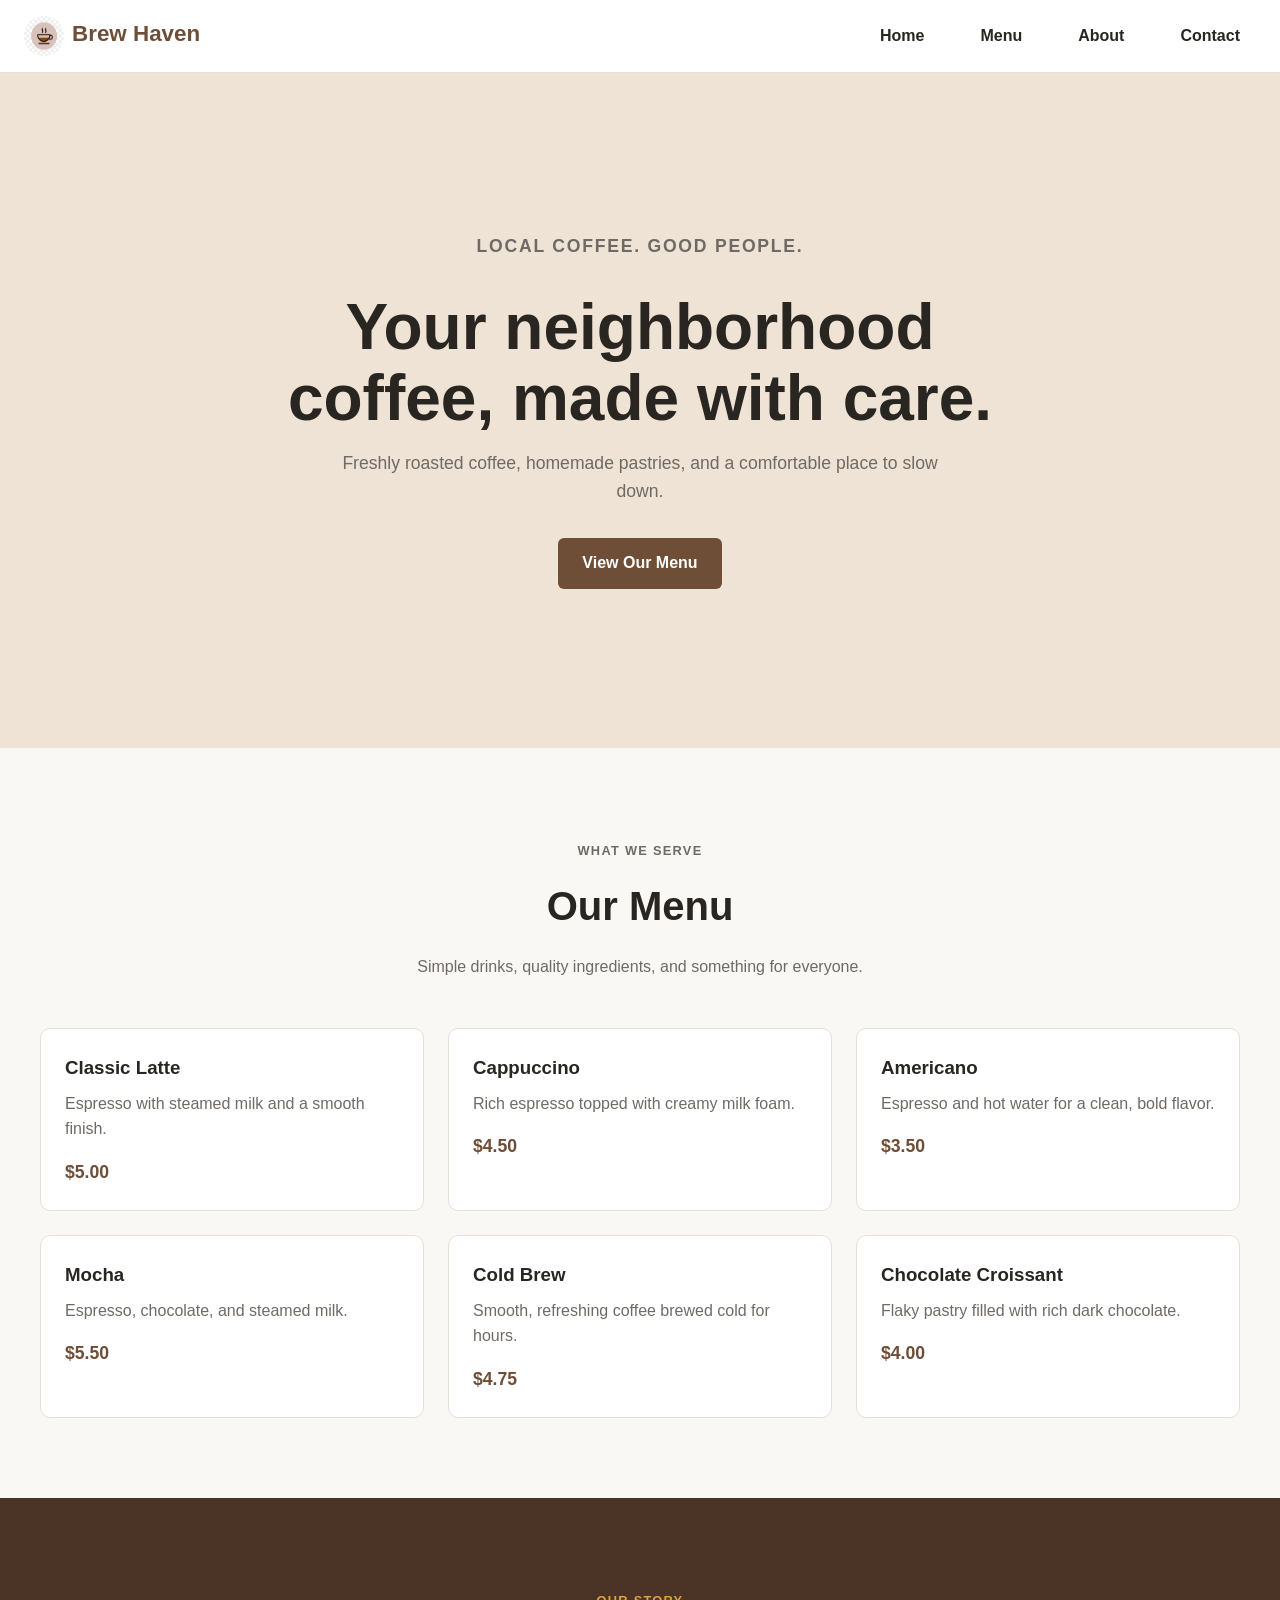
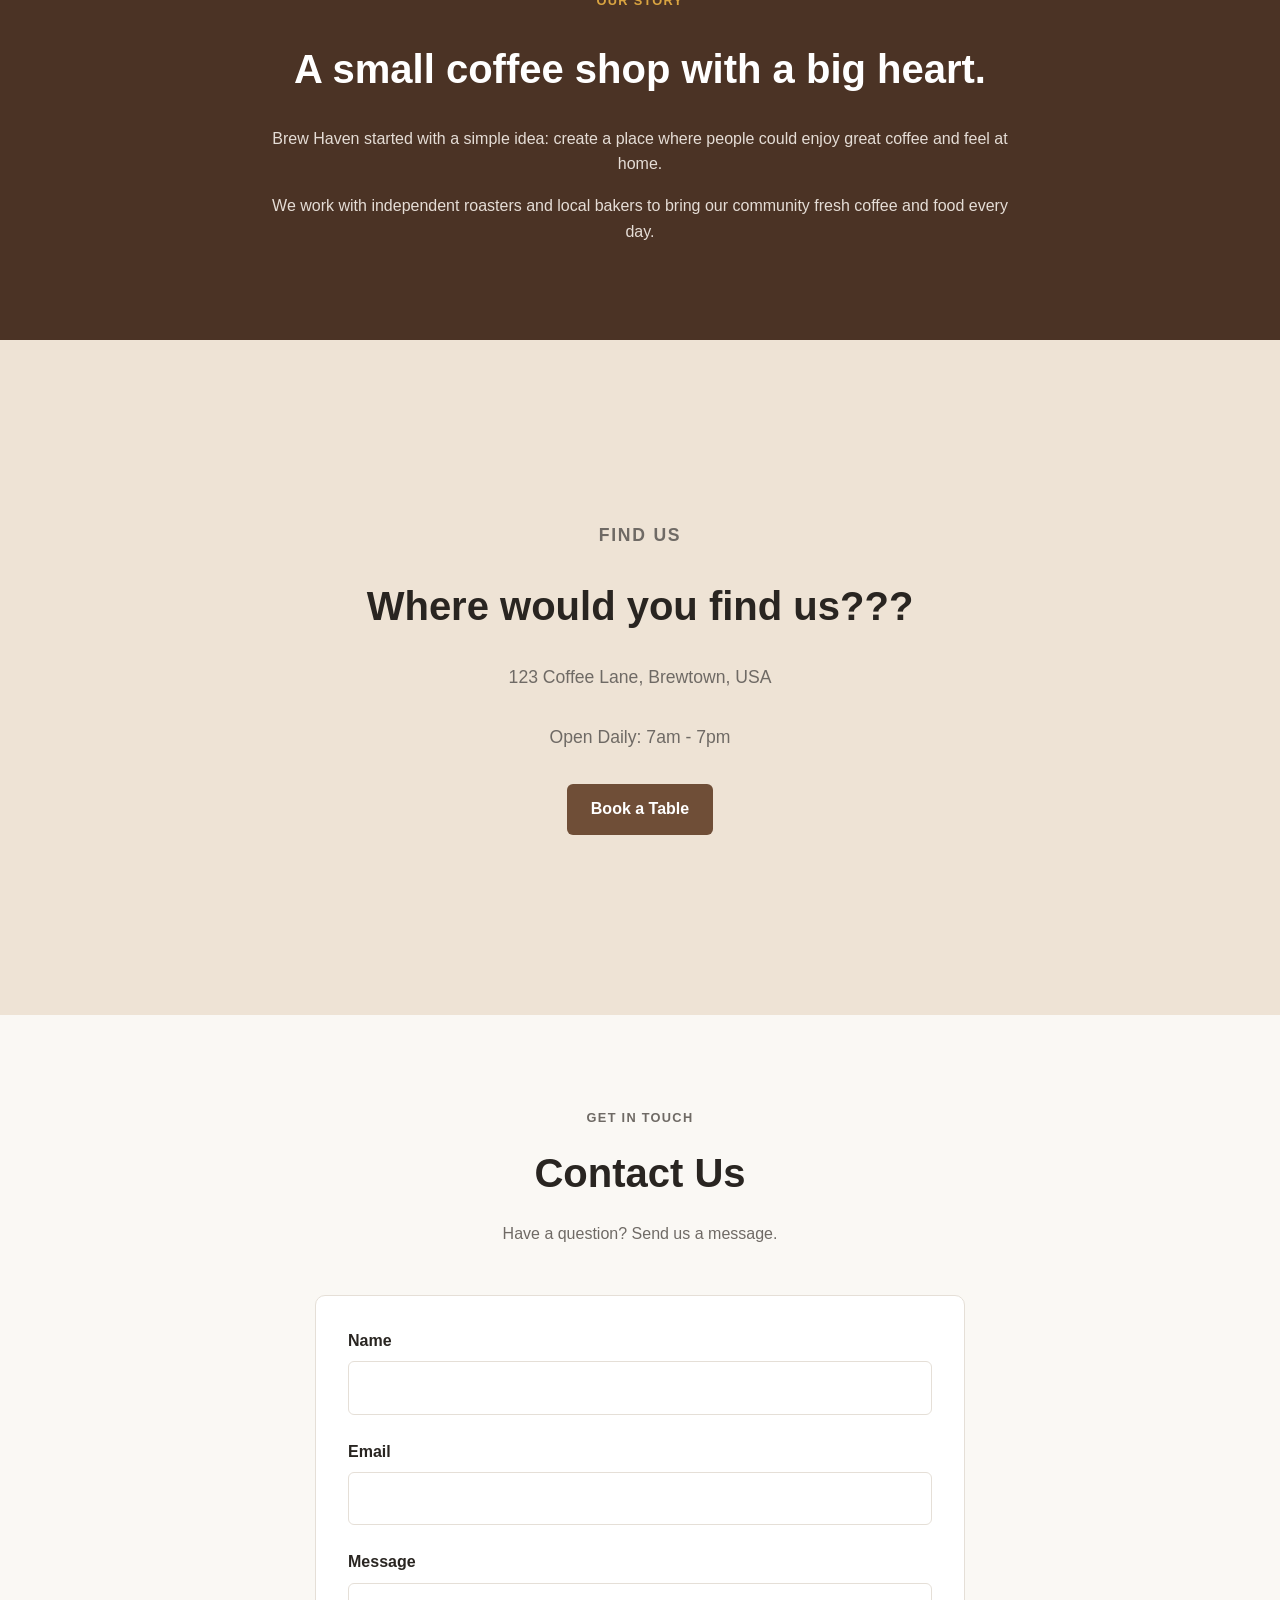
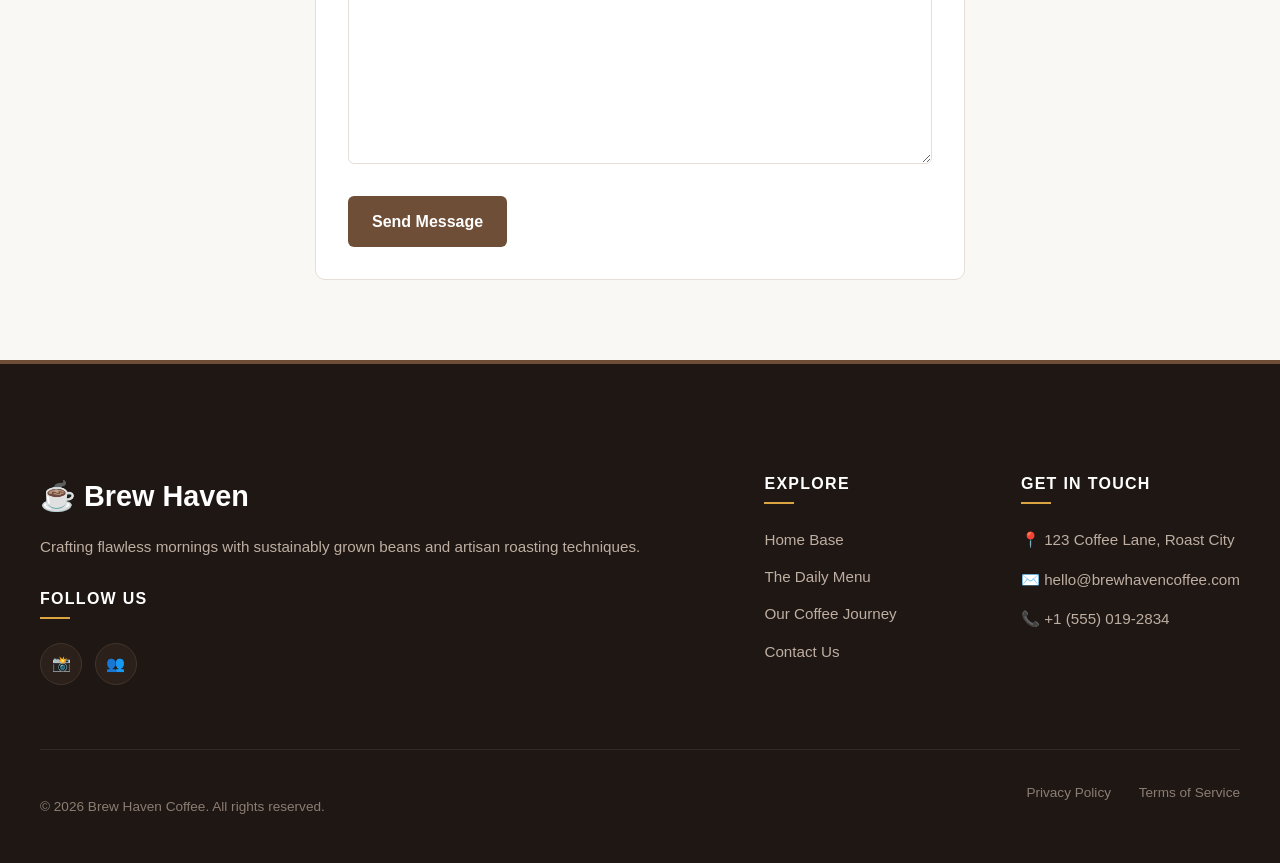
<file: coffeeshop/index.html>
<!DOCTYPE html>
<html lang="en">
<head>
    <meta charset="UTF-8">
    <meta name="viewport" content="width=device-width, initial-scale=1.0">

    <title>Brew Haven Coffee</title>

    <link rel="stylesheet" href="style.css">
    <link rel="icon" type="image/x-icon" href="./assets/icon1.png">
</head>

<body>

    <header class="site-header">

        <nav class="navbar" aria-label="Main navigation">

            <a href="#" class="logo">
                <img src="./assets/icon1.png" alt="Brew Haven Coffee Logo" class="logo-image">
                Brew Haven
               
            </a>

            <ul class="nav-links">
                <li>
                    <a href="#home">Home</a>
                </li>

                <li>
                    <a href="#menu">Menu</a>
                </li>

                <li>
                    <a href="#about">About</a>
                </li>

                <li>
                    <a href="#contact">Contact</a>
                </li>
              
            </ul>

        </nav>

    </header>


    <main>

        <!-- Hero -->

        <section id="home" class="hero">

            <div class="hero-content">

                <p class="eyebrow">
                    Local coffee. Good people.
                </p>

                <h1>
                    Your neighborhood coffee,
                    made with care.
                </h1>

                <p>
                    Freshly roasted coffee, homemade pastries,
                    and a comfortable place to slow down.
                </p>

                <a href="#menu" class="button">
                    View Our Menu
                </a>

            </div>

        </section>


        <!-- Menu -->

        <section id="menu" class="menu-section">

            <div class="section-heading">

                <p class="eyebrow">
                    What we serve
                </p>

                <h2>
                    Our Menu
                </h2>

                <p>
                    Simple drinks, quality ingredients, and
                    something for everyone.
                </p>

            </div>


            <div class="menu-grid">

                <article class="menu-card">

                    <div class="menu-card-content">

                        <h3>Classic Latte</h3>

                        <p>
                            Espresso with steamed milk
                            and a smooth finish.
                        </p>

                        <span class="price">
                            $5.00
                        </span>

                    </div>

                </article>


                <article class="menu-card">

                    <div class="menu-card-content">

                        <h3>Cappuccino</h3>

                        <p>
                            Rich espresso topped with
                            creamy milk foam.
                        </p>

                        <span class="price">
                            $4.50
                        </span>

                    </div>

                </article>


                <article class="menu-card">

                    <div class="menu-card-content">

                        <h3>Americano</h3>

                        <p>
                            Espresso and hot water
                            for a clean, bold flavor.
                        </p>

                        <span class="price">
                            $3.50
                        </span>

                    </div>

                </article>


                <article class="menu-card">

                    <div class="menu-card-content">

                        <h3>Mocha</h3>

                        <p>
                            Espresso, chocolate, and
                            steamed milk.
                        </p>

                        <span class="price">
                            $5.50
                        </span>

                    </div>

                </article>


                <article class="menu-card">

                    <div class="menu-card-content">

                        <h3>Cold Brew</h3>

                        <p>
                            Smooth, refreshing coffee
                            brewed cold for hours.
                        </p>

                        <span class="price">
                            $4.75
                        </span>

                    </div>

                </article>


                <article class="menu-card">

                    <div class="menu-card-content">

                        <h3>Chocolate Croissant</h3>

                        <p>
                            Flaky pastry filled with
                            rich dark chocolate.
                        </p>

                        <span class="price">
                            $4.00
                        </span>

                    </div>

                </article>

            </div>

        </section>


        <!-- About -->

        <section id="about" class="about-section">

            <div class="about-content">

                <p class="eyebrow">
                    Our story
                </p>

                <h2>
                    A small coffee shop
                    with a big heart.
                </h2>

                <p>
                    Brew Haven started with a simple idea:
                    create a place where people could enjoy
                    great coffee and feel at home.
                </p>

                <p>
                    We work with independent roasters and
                    local bakers to bring our community
                    fresh coffee and food every day.
                </p>

                

            </div>

        </section>

        <!--    Find us -->
            <section id="find-us" class="hero">

            <div class="hero-content">

                <p class="eyebrow">
                    Find us
                </p>

                <h2>
                    Where would you find us???
                </h2>

                <div class="location">
                    
                    <p>
                        123 Coffee Lane, Brewtown, USA
                    </p>

                    <p>
                        Open Daily: 7am - 7pm
                    </p>

                </div>

                <a href="#book" class="button">
                    Book a Table
                </a>

            </div>

        </section>

        <!-- Contact -->

        <section id="contact" class="contact-section">

            <div class="section-heading">

                <p class="eyebrow">
                    Get in touch
                </p>

                <h2>
                    Contact Us
                </h2>

                <p>
                    Have a question? Send us a message.
                </p>

            </div>


            <form id="contact-form" class="contact-form" novalidate>
                <div class="form-group">

                    <label for="name">
                        Name
                    </label>

                    <input
                        type="text"
                        id="name"
                        name="name"
                        autocomplete="name"
                        required
                        aria-describedby="name-error"
                    >
                    <small id="name-error" class="field-error"></small>

                </div>


                <div class="form-group">

                    <label for="email">
                        Email
                    </label>

                    <input
                        type="email"
                        id="email"
                        name="email"
                        autocomplete="email"
                        required
                        aria-describedby="email-error"
                    >
                    <small id="email-error" class="field-error"></small>

                </div>


                <div class="form-group">

                    <label for="message">
                        Message
                    </label>

                    <textarea
                        id="message"
                        name="message"
                        rows="6"
                        required
                        aria-describedby="message-error"
                    ></textarea>
                    <small id="message-error" class="field-error"></small>

                </div>


                <button type="submit" class="button">
                    Send Message
                </button>

            </form>


        </section>

    </main>


    <!-- <footer class="site-footer">

        <p>
            &copy; 2026 Brew Haven Coffee. All rights reserved.
        </p>

    </footer> -->

    <footer class="site-footer">
    <!-- Top Action Bar: Brand Intro -->
    <div class="footer-top">
        <div class="footer-brand-pitch">
            <h3 class="footer-logo">☕ Brew Haven</h3>
            <p>Crafting flawless mornings with sustainably grown beans and artisan roasting techniques.</p>

            <div class="footer-nav-col">
            <h5>Follow US</h5>
            <div class="social-links-wrapper">
                <a href="#" class="social-icon-btn" aria-label="Instagram">📸</a>
                <a href="#" class="social-icon-btn" aria-label="Facebook">👥</a>
            </div>
        </div>

        </div>
        
             <div class="footer-nav-col">
            <h5>Explore</h5>
            <ul>
                <li><a href="#hero">Home Base</a></li>
                <li><a href="#menu">The Daily Menu</a></li>
                <li><a href="#about">Our Coffee Journey</a></li>
                <li><a href="#contact">Contact Us</a></li>
            </ul>
        </div>
           <div class="footer-nav-col">
            <h5>Get in Touch</h5>
            <p class="contact-item">📍 123 Coffee Lane, Roast City</p>
            <p class="contact-item">✉️ hello@brewhavencoffee.com</p>
            <p class="contact-item">📞 +1 (555) 019-2834</p>
        </div>
    </div>


    <!-- Bottom Legals -->
    <div class="footer-bottom-bar">
        <p>&copy; 2026 Brew Haven Coffee. All rights reserved.</p>
        <div class="legal-sub-links">
            <a href="#">Privacy Policy</a>
            <a href="#">Terms of Service</a>
        </div>
    </div>
</footer>



    <script src="script.js"></script>

</body>
</html>
</file>
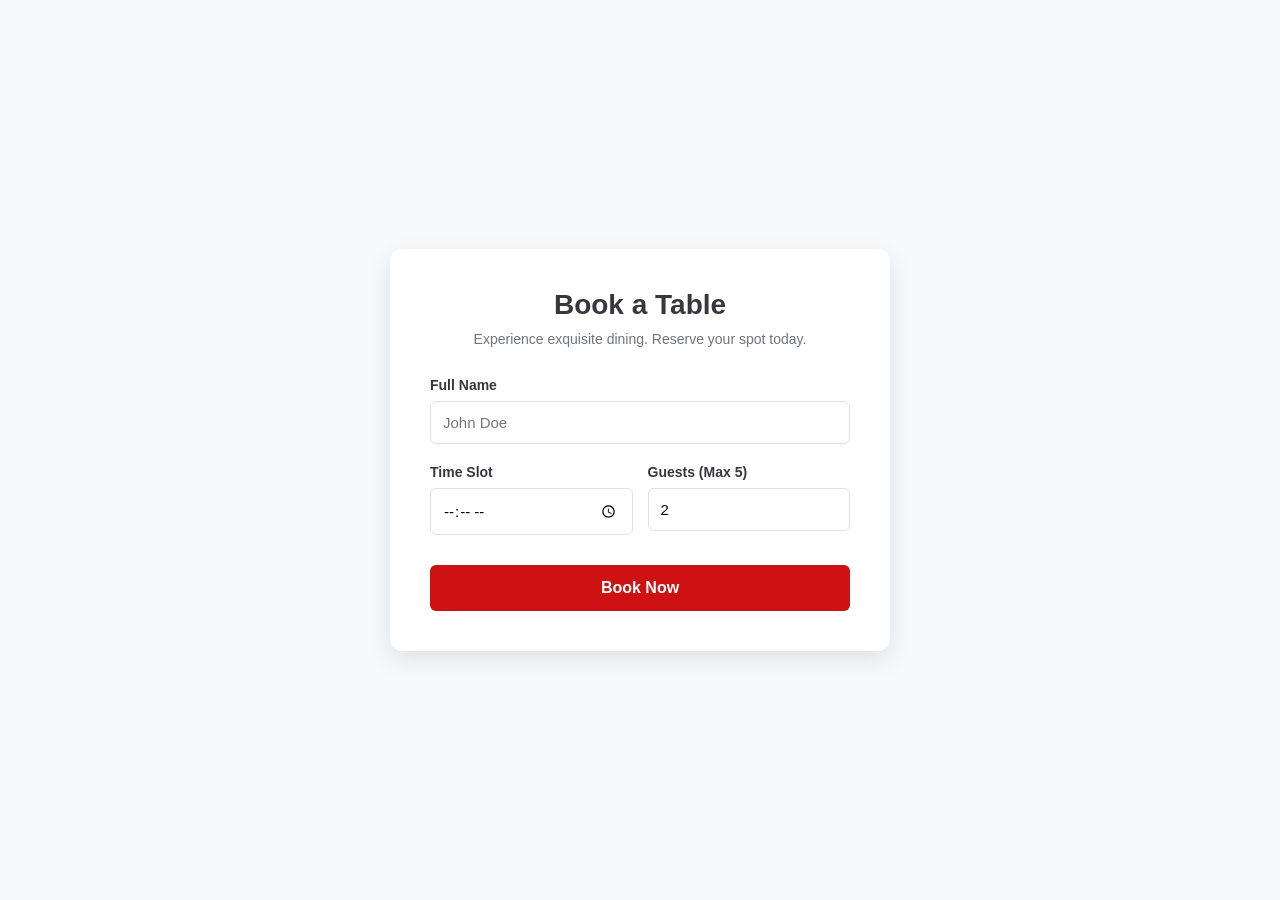
<file: coffeeshop/booknow.html>
<!DOCTYPE html>
<html lang="en">
<head>
    <meta charset="UTF-8">
    <meta name="viewport" content="width=device-width, initial-scale=1.0">
    <title>Book A Table</title>
    <style>
        :root {
            --primary-color: #ce1212;
            --secondary-color: #37373f;
            --background-color: #f8f9fa;
            --card-background: #ffffff;
            --text-color: #212529;
            --border-color: #dee2e6;
        }

        * {
            box-sizing: border-box;
            margin: 0;
            padding: 0;
            font-family: 'Segoe UI', Tahoma, Geneva, Verdana, sans-serif;
        }

        body {
            background-color: var(--background-color);
            color: var(--text-color);
            display: flex;
            justify-content: center;
            align-items: center;
            min-height: 100vh;
            padding: 20px;
        }

        .booking-container {
            background: var(--card-background);
            padding: 40px;
            border-radius: 12px;
            box-shadow: 0 8px 24px rgba(0, 0, 0, 0.1);
            width: 100%;
            max-width: 500px;
        }

        h1 {
            text-align: center;
            color: var(--secondary-color);
            margin-bottom: 10px;
            font-size: 28px;
        }

        p.subtitle {
            text-align: center;
            color: #6c757d;
            margin-bottom: 30px;
            font-size: 14px;
        }

        .form-group {
            margin-bottom: 20px;
        }

        label {
            display: block;
            margin-bottom: 8px;
            font-weight: 600;
            color: var(--secondary-color);
            font-size: 14px;
        }

        input {
            width: 100%;
            padding: 12px;
            border: 1px solid var(--border-color);
            border-radius: 6px;
            font-size: 15px;
            transition: border-color 0.3s ease;
            outline: none;
        }

        input:focus {
            border-color: var(--primary-color);
        }

        .form-row {
            display: flex;
            gap: 15px;
        }

        .form-row .form-group {
            flex: 1;
        }

        button {
            width: 100%;
            padding: 14px;
            background-color: var(--primary-color);
            color: white;
            border: none;
            border-radius: 6px;
            font-size: 16px;
            font-weight: bold;
            cursor: pointer;
            transition: background-color 0.3s ease, transform 0.1s ease;
            margin-top: 10px;
        }

        button:hover {
            background-color: #b10f0f;
        }

        button:active {
            transform: scale(0.98);
        }
    </style>
</head>
<body>

<div class="booking-container">
    <h1>Book a Table</h1>
    <p class="subtitle">Experience exquisite dining. Reserve your spot today.</p>
    
    <form action="#" method="get">
        <!-- Name Field -->
        <div class="form-group">
            <label for="name">Full Name</label>
            <input type="text" name="customer_name" id="name" placeholder="John Doe" required>
        </div>

        <div class="form-row">
            <!-- Time Slot Field -->
            <div class="form-group">
                <label for="time">Time Slot</label>
                <input type="time" name="booking_time" id="time" required>
            </div>

            <!-- Guests Field -->
            <div class="form-group">
                <label for="guests">Guests (Max 5)</label>
                <input type="number" name="total_guests" id="guests" max="5" min="1" value="2" required>
            </div>
        </div>

        <!-- Submit Button -->
        <button type="submit">Book Now</button>
    </form>
</div>

</body>
</html>
</file>
<file: coffeeshop/style.css>
:root {
    --primary-color: #6f4e37;
    --primary-dark: #4b3325;
    --accent-color: #d9a441;

    --background-color: #faf8f4;
    --surface-color: #ffffff;

    --text-color: #292521;
    --muted-color: #6f6a65;

    --border-color: #e5dfd7;
    
}


/* --------------------
   Base
-------------------- */

* {
    box-sizing: border-box;
}

html {
    scroll-behavior: smooth;
}

body {
    margin: 0;

    font-family:
        Arial,
        Helvetica,
        sans-serif;

    background-color: var(--background-color);

    color: var(--text-color);

    line-height: 1.6;
}





/* --------------------
   Header
-------------------- */

.site-header {
    background-color: var(--surface-color);

    border-bottom: 1px solid var(--border-color);

    position: sticky;
    top: 0;
    width: 100%;
    z-index: 100;
}

.navbar {
  

    margin: 0 auto;

    padding: 1rem 1.5rem;

    display: flex;

    justify-content: space-between;

    align-items: center;
}

.logo {
    font-size: 1.4rem;

    font-weight: bold;

    text-decoration: none;

    color: var(--primary-color);
    display: flex;
}
.logo-image {
    width: 40px;

    height: 40px;

    margin-right: 0.5rem;

    vertical-align: middle;
    border-radius: 50%;
}
.nav-links {
    display: flex;

    list-style: none;

    gap: 1.5rem;

    margin: 0;

    padding: 0;
}

.nav-links a {
    text-decoration: none;

    font-weight: 600;
    padding: 0.5rem 1rem;
    border-radius: 10%;
    color: var(--text-color);
}

.nav-links a:hover {
    color: var(--surface-color);
    background-color: var(--primary-color);
    transition: background-color 1s ease;
}


/* --------------------
   General sections
-------------------- */

section {
    padding: 5rem 1.5rem;
}

.section-heading {
    max-width: 650px;

    margin: 0 auto 3rem;

    text-align: center;
}

.section-heading h2 {
    margin: 0 0 1rem;

    font-size: 2.5rem;
}

.section-heading p {
    color: var(--muted-color);
}


/* --------------------
   Hero
-------------------- */

.hero {
    min-height: 75vh;

    display: flex;

    align-items: center;

    justify-content: center;

    text-align: center;

    background-color: #eee3d5;
}

.hero-content {
    max-width: 750px;
}

.eyebrow {
    color: var(--primary-color);

    font-weight: bold;

    text-transform: uppercase;

    letter-spacing: 0.1em;

    font-size: 0.8rem;
}

.hero h1 {
    font-size: 4rem;

    line-height: 1.1;

    margin: 1rem 0;
}

.hero p {
    color: var(--muted-color);

    font-size: 1.1rem;

    max-width: 600px;

    margin: 0 auto 2rem;
}


/* --------------------
   Buttons
-------------------- */

.button {
    display: inline-block;

    border: none;

    background-color: var(--primary-color);

    color: white;

    padding: 0.8rem 1.5rem;

    border-radius: 6px;

    font: inherit;

    font-weight: bold;

    text-decoration: none;

    cursor: pointer;
}

.button:hover {
    background-color: var(--primary-dark);
}


/* --------------------
   Menu
-------------------- */

.menu-grid {
    max-width: 1200px;

    margin: 0 auto;

    display: grid;

    grid-template-columns:
        repeat(auto-fit, minmax(350px, 1fr));

    gap: 1.5rem;
}

.menu-card {
    background-color: var(--surface-color);

    border: 1px solid var(--border-color);

    border-radius: 10px;

    padding: 1.5rem;

    display: flex;
    flex-direction: column;
}

.menu-card h3 {
    margin-top: 0;

    margin-bottom: 0.5rem;
}

.menu-card p {
    color: var(--muted-color);

    margin-top: 0;
}

.price {
    display: block;

    color: var(--primary-color);

    font-weight: bold;

    font-size: 1.1rem;

    margin-top: 1rem;
}


/* --------------------
   About
-------------------- */

.about-section {
    background-color: var(--primary-dark);

    color: white;
}

.about-content {
    max-width: 750px;

    margin: 0 auto;

    text-align: center;
}

.about-content .eyebrow {
    color: var(--accent-color);
}

.about-content h2 {
    font-size: 2.5rem;

    line-height: 1.2;
}

.about-content p:not(.eyebrow) {
    color: #e5ddd6;
}


#find-us h2 {
    font-size: 2.5rem;

    line-height: 1.2;
}


/* --------------------
   Contact
-------------------- */

.contact-form {
    max-width: 650px;

    margin: 0 auto;

    background-color: var(--surface-color);

    padding: 2rem;

    border-radius: 10px;

    border: 1px solid var(--border-color);
}
/* Red error text directly underneath the input fields */
.field-error {
    color: red;
    font-size: 0.85rem;
    display: block;
    margin-top: 5px;
}

.form-group {
    margin-bottom: 1.5rem;
}

.form-group label {
    display: block;

    font-weight: bold;

    margin-bottom: 0.5rem;
}

.form-group input,
.form-group textarea {
    width: 100%;

    padding: 0.8rem;

    border: 1px solid var(--border-color);

    border-radius: 6px;

    font: inherit;
}

.form-group textarea {
    resize: vertical;
}

.form-group input:focus,
.form-group textarea:focus {
    outline: 2px solid var(--accent-color);

    border-color: transparent;
}

.form-message {
    min-height: 1.5rem;

    margin-bottom: 1rem;
}


/* --------------------
   Footer
-------------------- */

/* .site-footer {
    background-color: #211a16; 
    color: #9c9085;
    padding: 3rem 1.5rem 2rem;
    font-size: 0.85rem;
    border-top: 3px solid var(--primary-color);
    text-align: center;
} */


/* --------------------------------------------------
    Footer UI
-------------------------------------------------- */

.site-footer {
    background-color: #1e1713; /* Rich dark-espresso baseline background */
    color: #e5dfd7;
    padding: 5rem 2rem 2rem;
    font-size: 0.95rem;
    border-top: 4px solid var(--primary-color);
}

/* Footer Top Row: Split Brand Pitch & Newsletter Box */
.footer-top {
    max-width: 1200px;
    margin: 0 auto 4rem;
    display: flex;
    flex-wrap: wrap;
    justify-content: space-between;
    align-items: flex-start;
    gap: 3rem;
    /* padding-bottom: 3rem; */
    /* border-bottom: 1px solid #332822; */
}



.footer-brand-pitch .footer-logo {
    font-size: 1.8rem;
    color: var(--surface-color);
    margin-bottom: 1rem;
    font-weight: 700;
}

.footer-brand-pitch p {
    color: #bfaea2;
    line-height: 1.6;
}


.footer-nav-col h5 {
    color: var(--surface-color);
    font-size: 1rem;
    margin-bottom: 1.5rem;
    text-transform: uppercase;
    letter-spacing: 0.08em;
    position: relative;
    padding-bottom: 0.5rem;
}

/* Modern short indicator line under headings */
.footer-nav-col h5::after {
    content: '';
    position: absolute;
    bottom: 0;
    left: 0;
    width: 30px;
    height: 2px;
    background-color: var(--accent-color);
}

.footer-nav-col ul {
    list-style: none;
    padding: 0;
    margin: 0;
}

.footer-nav-col ul li {
    margin-bottom: 0.8rem;
}

.footer-nav-col ul a {
    color: #bfaea2;
    text-decoration: none;
    transition: all 0.2s ease;
    display: inline-block;
}

.footer-nav-col ul a:hover {
    color: var(--accent-color);
    transform: translateX(4px);
}

.contact-item {
    margin-bottom: 0.8rem;
    color: #bfaea2;
}

/* Formatted Clean Schedule Block */
.hours-row {
    display: flex;
    justify-content: space-between;
    margin-bottom: 0.6rem;
    color: #bfaea2;
    border-bottom: 1px dashed #332822;
    padding-bottom: 0.4rem;
}

/* Interactive Social Pillars */
.social-links-wrapper {
    display: flex;
    gap: 0.8rem;
    margin-top: 1rem;
}

.social-icon-btn {
    display: flex;
    align-items: center;
    justify-content: center;
    width: 42px;
    height: 42px;
    background-color: #2b211a;
    border: 1px solid #42342c;
    border-radius: 50%;
    text-decoration: none;
    transition: all 0.3s ease;
}

.social-icon-btn:hover {
    background-color: var(--accent-color);
    transform: translateY(-4px);
    box-shadow: 0 4px 12px rgba(217, 164, 65, 0.2);
}

/* Bottom Bar Copyright Layer */
.footer-bottom-bar {
    max-width: 1200px;
    margin: 3rem auto 0;
    padding-top: 2rem;
    border-top: 1px solid #332822;
    display: flex;
    flex-wrap: wrap;
    justify-content: space-between;
    gap: 1rem;
    font-size: 0.85rem;
    color: #8c7d73;
}

.legal-sub-links a {
    color: #8c7d73;
    text-decoration: none;
    margin-left: 1.5rem;
    transition: color 0.2s;
}

.legal-sub-links a:hover {
    color: var(--surface-color);
}

/* --------------------
   Tablet
-------------------- */

@media (max-width: 768px) {

    .hero h1 {
        font-size: 3rem;
    }

    .menu-grid {
        grid-template-columns:
            repeat(2, 1fr);
    }

    .footer-top {
        flex-direction: column;
        gap: 2rem;
        margin-bottom: 3rem;
    }
    .footer-brand-pitch, .footer-newsletter {
        max-width: 100%;
    }

}


/* --------------------
   Mobile
-------------------- */


@media screen and (max-width: 600px) {

    .navbar {
        flex-direction: column;

        gap: 1rem;
    }

    .nav-links {
        gap: 1rem;

        flex-wrap: wrap;

        justify-content: center;
    }

    section {
        padding: 4rem 1rem;
    }

    .hero {
        min-height: 65vh;
    }

    .hero h1 {
        font-size: 2rem;
    }

    .section-heading h2 {
        font-size: 2rem;
    }
    #find-us h2 {
        font-size: 2rem;
    }
    .about-content h2 {
        font-size: 2rem;
    }
    .menu-grid {
        grid-template-columns: 1fr;
    }

    .contact-form {
        padding: 1.5rem;
    }
    .site-footer {
        padding: 3rem 1rem 1.5rem;
        text-align: center;
    }
     .site-footer {
        padding: 4rem 1rem 2rem;
    }
    .footer-bottom-bar {
        flex-direction: column;
        text-align: center;
    }
    .legal-sub-links {
        display: flex;
        justify-content: center;
        gap: 1.5rem;
    }
    .legal-sub-links a {
        margin: 0;
    }

}



.back-link {
    color: var(--text-color);
    font-weight: 700;
    text-decoration: none;
}

.back-link:hover {
    color: var(--primary-color);
}

.booking-page {
    min-height: calc(100vh - 80px);
    background:
        radial-gradient(circle at 10% 5%, color-mix(in srgb, var(--accent-color) 18%, transparent), transparent 30%),
        var(--background-color);
}

.booking-hero {
    max-width: 1200px;
    margin: 0 auto;
    padding: 5rem 1.5rem;
    display: grid;
    grid-template-columns: minmax(0, 0.9fr) minmax(520px, 1.1fr);
    align-items: start;
    gap: 5rem;
}

.booking-intro {
    position: sticky;
    top: 130px;
    padding-top: 1rem;
}

.booking-intro h1 {
    max-width: 620px;
    margin: 0.8rem 0 1.25rem;
    font-size: clamp(2.6rem, 5vw, 4.6rem);
    line-height: 1.02;
    letter-spacing: -0.045em;
}

.booking-intro > p:not(.eyebrow) {
    max-width: 560px;
    color: var(--muted-color);
    font-size: 1.08rem;
}

.booking-benefits {
    margin-top: 2.5rem;
    display: grid;
    gap: 0;
    border-top: 1px solid var(--border-color);
}

.booking-benefits div {
    display: grid;
    grid-template-columns: 145px 1fr;
    gap: 1rem;
    padding: 1rem 0;
    border-bottom: 1px solid var(--border-color);
}

.booking-benefits span {
    color: var(--muted-color);
}

.booking-card {
    background: var(--surface-color);
    border: 1px solid var(--border-color);
    border-radius: 20px;
    padding: 2rem;
    box-shadow: 0 24px 70px var(--shadow-color);
}

.booking-card-heading {
    margin-bottom: 1.8rem;
}

.booking-card-heading h2 {
    margin: 0.65rem 0 0.3rem;
    font-size: 2rem;
}

.booking-card-heading p,
.privacy-note {
    margin: 0;
    color: var(--muted-color);
    font-size: 0.9rem;
}

.step-badge {
    display: inline-flex;
    padding: 0.35rem 0.65rem;
    border-radius: 999px;
    background: var(--hero-color);
    color: var(--primary-color);
    font-size: 0.78rem;
    font-weight: 800;
    text-transform: uppercase;
    letter-spacing: 0.08em;
}

.booking-grid {
    display: grid;
    grid-template-columns: repeat(2, minmax(0, 1fr));
    gap: 0 1.2rem;
}

.booking-card .form-group input,
.booking-card .form-group select,
.booking-card .form-group textarea {
    width: 100%;
    min-height: 48px;
    padding: 0.8rem;
    border: 1px solid var(--border-color);
    border-radius: 8px;
    background: var(--input-color);
    color: var(--text-color);
    font: inherit;
}

.booking-card .form-group textarea {
    min-height: 112px;
    resize: vertical;
}

.booking-card .form-group input:focus,
.booking-card .form-group select:focus,
.booking-card .form-group textarea:focus {
    outline: 3px solid color-mix(in srgb, var(--accent-color) 45%, transparent);
    border-color: var(--primary-color);
}

.character-count {
    margin-top: 0.3rem;
    text-align: right;
    color: var(--muted-color);
    font-size: 0.8rem;
}

.consent-row {
    display: flex;
    align-items: flex-start;
    gap: 0.7rem;
    margin: 0.2rem 0 0;
    color: var(--muted-color);
    font-size: 0.9rem;
    cursor: pointer;
}

.consent-row input {
    margin-top: 0.28rem;
    accent-color: var(--primary-color);
}

.booking-submit {
    width: 100%;
    margin-top: 1.3rem;
    padding: 0.95rem 1.2rem;
}

.privacy-note {
    margin-top: 0.8rem;
    text-align: center;
}

/* .booking-footer {
    padding: 2rem 1.5rem;
    text-align: center;
    color: var(--muted-color);
    border-top: 1px solid var(--border-color);
    background: var(--surface-color);
} */

@media (max-width: 960px) {
    .booking-hero {
        grid-template-columns: 1fr;
        gap: 2.5rem;
        padding-top: 3rem;
    }

    .booking-intro {
        position: static;
    }
}

@media (max-width: 600px) {
    .booking-hero {
        padding: 2.5rem 1rem;
    }

    .booking-grid {
        grid-template-columns: 1fr;
    }

    .booking-card {
        padding: 1.25rem;
        border-radius: 14px;
    }

    .booking-benefits div {
        grid-template-columns: 1fr;
        gap: 0.15rem;
    }

    .booking-intro h1 {
        font-size: 2.6rem;
    }
}
</file>
